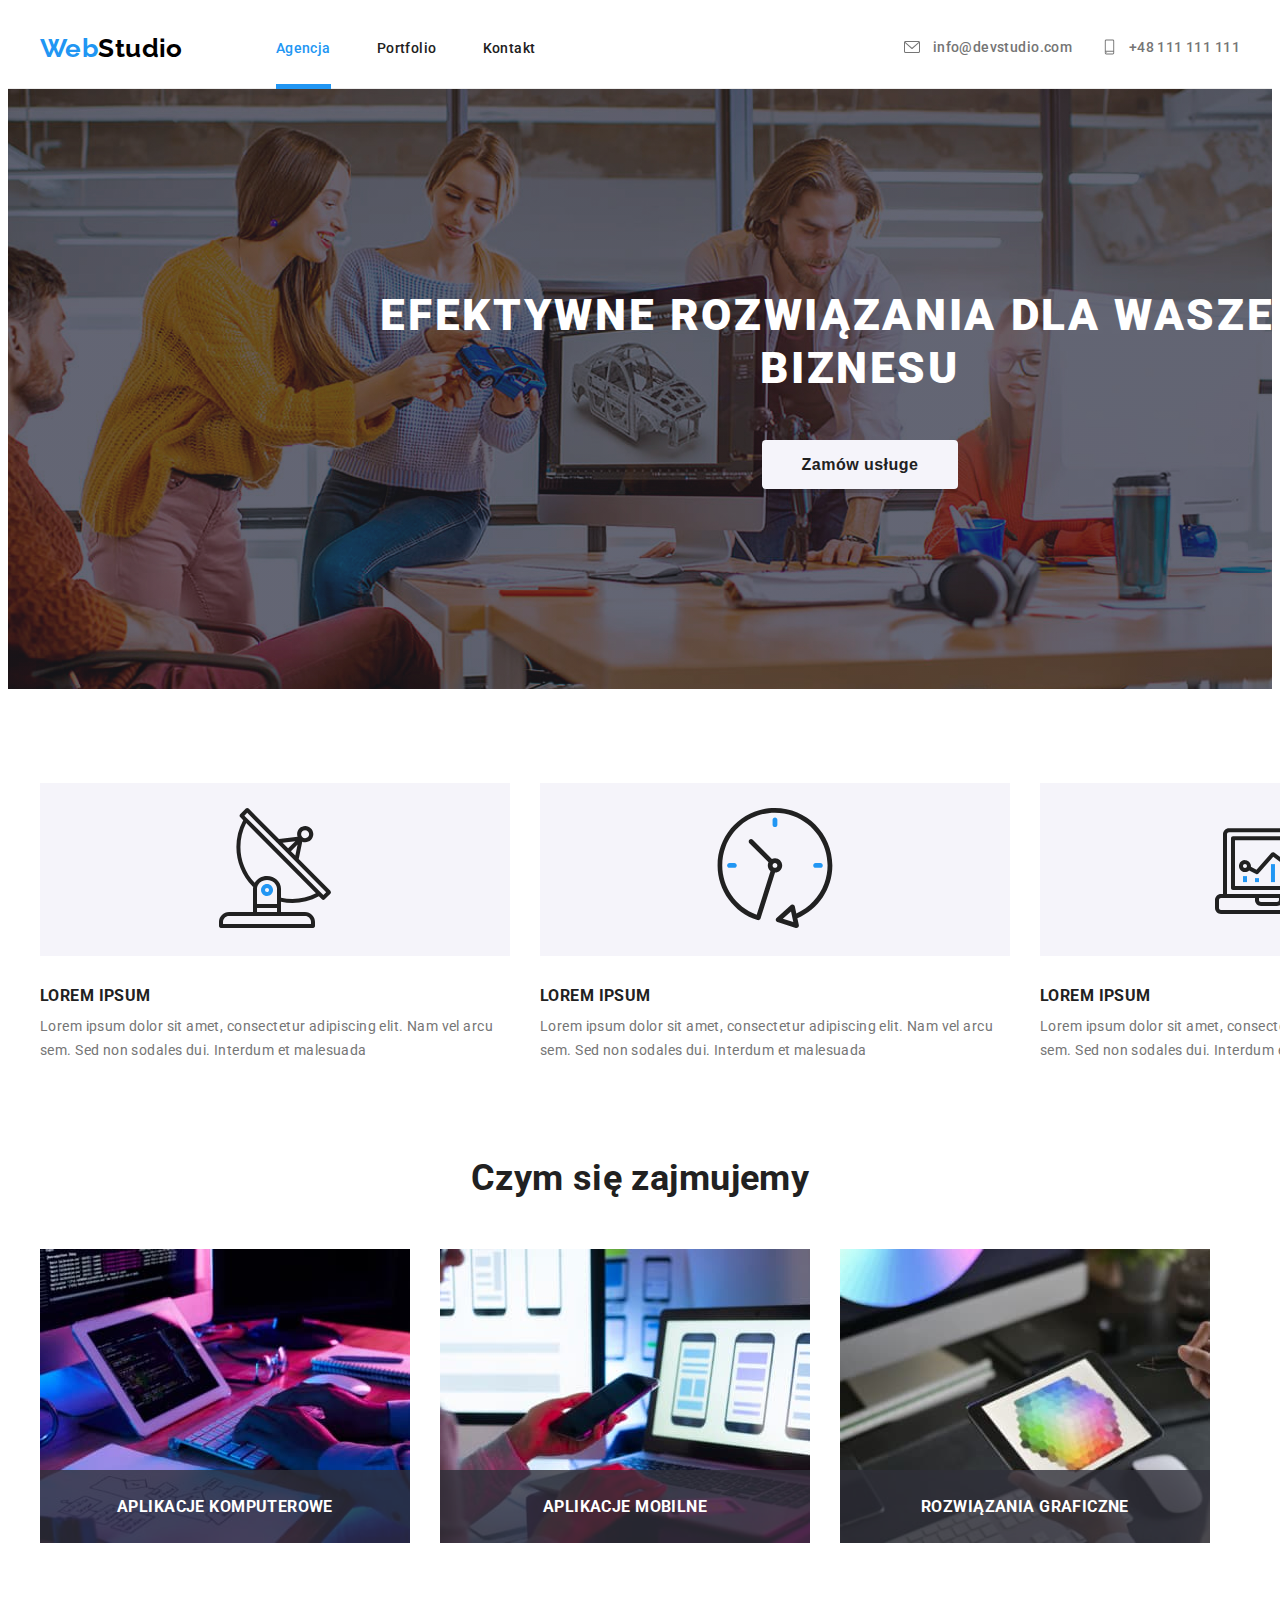
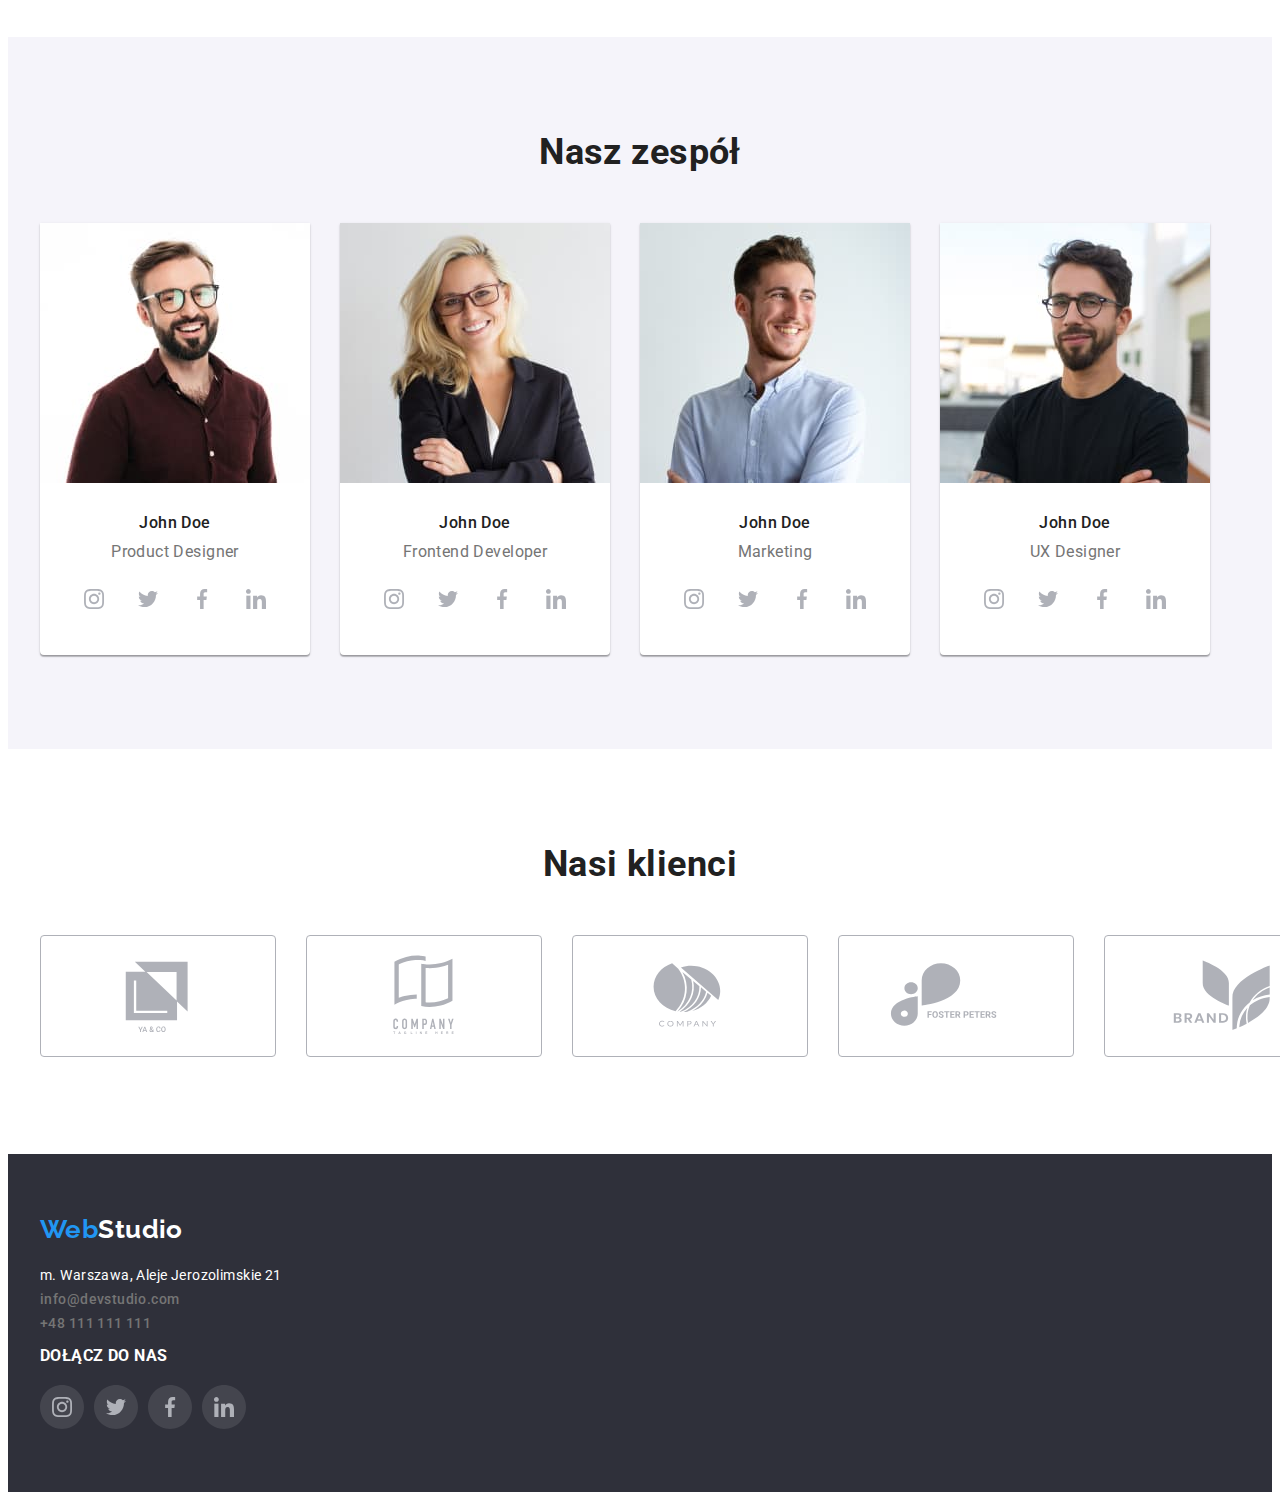
<file: index.html>
<!DOCTYPE html>
<html lang="pl">
  <head>
    <meta charset="UTF-8" />
    <meta http-equiv="X-UA-Compatible" content="ie=edge" />
    <meta name="viewport" content="width=device-width, initial-scale=1.0" />
    <title>WebStudio</title>
    <link rel="preconnect" href="https://fonts.googleapis.com" />
    <link rel="preconnect" href="https://fonts.gstatic.com" crossorigin />
    <link
      href="https://fonts.googleapis.com/css2?family=Raleway:wght@700&family=Roboto:wght@400;500;700;900&display=swap"
      rel="stylesheet"
    />
    <link
      rel="stylesheet"
      href="https://cdnjs.cloudflare.com/ajax/libs/modern-normalize/1.1.0/modern-normalize.min.css"
      integrity="sha512-wpPYUAdjBVSE4KJnH1VR1HeZfpl1ub8YT/NKx4PuQ5NmX2tKuGu6U/JRp5y+Y8XG2tV+wKQpNHVUX03MfMFn9Q=="
      crossorigin="anonymous"
      referrerpolicy="no-referrer"
    />
    <link rel="stylesheet" href="./css/styles.css" />
  </head>
  <body>
    <header class="header">
      <div class="container">
        <a href="index.html" class="logo link">
          <span class="logo-blue">Web</span>Studio
        </a>
        <nav>
          <ul class="menu list-container">
            <li class="menu-item list-item active">
              <a href="index.html" class="link">Agencja</a>
            </li>
            <li class="menu-item list-item">
              <a href="portfolio.html" class="link">Portfolio</a>
            </li>
            <li class="menu-item list-item">
              <a href="#" class="link">Kontakt</a>
            </li>
          </ul>
        </nav>
        <ul class="links list-container">
          <li class="list-item">
            <a href="mailto:info@devstudio.com" class="link">
              <svg class="header-link-icon" width="18" height="16">
                <use href="images/icons.svg#icon-envelope"></use>
              </svg>
              info@devstudio.com
            </a>
          </li>
          <li class="list-item">
            <a href="tel:+48111111111" class="link">
              <svg class="header-link-icon" width="15" height="18">
                <use href="images/icons.svg#icon-smartphone"></use>
              </svg>
              +48 111 111 111
            </a>
          </li>
        </ul>
      </div>
    </header>
    <main>
      <!-- Hero section -->
      <section id="hero" class="section hero-section">
        <div class="container">
          <h1 class="hero-header">EFEKTYWNE ROZWIĄZANIA DLA WASZEGO BIZNESU</h1>
          <button type="button" class="hero-button button" data-modal-open>
            Zamów usługe
          </button>
        </div>
      </section>

      <div class="backdrop is-hidden" data-modal>
        <form class="modal">
          <button type="button" data-modal-close>&#10006;</button>
        </form>
      </div>

      <!-- Our Advantages section -->
      <section id="our-advantages" class="section our-advantages-section">
        <div class="container">
          <ul class="advantages list-container">
            <li class="advantage list-item">
              <figure class="advantage-card">
                <svg class="advantage-picture" width="270" height="120">
                  <use href="./images/icons.svg#icon-antenna1"></use>
                </svg>
                <figcaption class="advantage-description">
                  <h3 class="advantage-title">LOREM IPSUM</h3>
                  <p class="advantage-content">
                    Lorem ipsum dolor sit amet, consectetur adipiscing elit. Nam
                    vel arcu sem. Sed non sodales dui. Interdum et malesuada
                  </p>
                </figcaption>
              </figure>
            </li>
            <li class="advantage list-item">
              <figure class="advantage-card">
                <svg class="advantage-picture" width="270" height="120">
                  <use href="./images/icons.svg#icon-clock1"></use>
                </svg>
                <figcaption class="advantage-description">
                  <h3 class="advantage-title">LOREM IPSUM</h3>
                  <p class="advantage-content">
                    Lorem ipsum dolor sit amet, consectetur adipiscing elit. Nam
                    vel arcu sem. Sed non sodales dui. Interdum et malesuada
                  </p>
                </figcaption>
              </figure>
            </li>
            <li class="advantage list-item">
              <figure class="advantage-card">
                <svg class="advantage-picture" width="270" height="120">
                  <use href="./images/icons.svg#icon-diagram1"></use>
                </svg>
                <figcaption class="advantage-description">
                  <h3 class="advantage-title">LOREM IPSUM</h3>
                  <p class="advantage-content">
                    Lorem ipsum dolor sit amet, consectetur adipiscing elit. Nam
                    vel arcu sem. Sed non sodales dui. Interdum et malesuada
                  </p>
                </figcaption>
              </figure>
            </li>
            <li class="advantage list-item">
              <figure class="advantage-card">
                <svg class="advantage-picture" width="270" height="120">
                  <use href="./images/icons.svg#icon-astronaut1"></use>
                </svg>
                <figcaption class="advantage-description">
                  <h3 class="advantage-title">LOREM IPSUM</h3>
                  <p class="advantage-content">
                    Lorem ipsum dolor sit amet, consectetur adipiscing elit. Nam
                    vel arcu sem. Sed non sodales dui. Interdum et malesuada
                  </p>
                </figcaption>
              </figure>
            </li>
          </ul>
        </div>
      </section>
      <!-- end of Our Advantages section -->

      <!-- About section -->
      <section id="about" class="section about-section">
        <div class="container">
          <h2 class="section-header">Czym się zajmujemy</h2>
          <ul class="gallery list-container">
            <li class="gallery-image list-item">
              <img
                src="./images/about/box1.jpg"
                alt="Implementowanie algorytmu narysowanego na kartce"
                width="370"
                height="294"
              />
              <h3 class="gallery-image-title">APLIKACJE KOMPUTEROWE</h3>
            </li>
            <li class="gallery-image list-item">
              <img
                src="./images/about/box2.jpg"
                alt="Przeglądanie układów interfejsu aplikacji mobilnej na laptopie"
                width="370"
                height="294"
              />
              <h3 class="gallery-image-title">APLIKACJE MOBILNE</h3>
            </li>
            <li class="gallery-image list-item">
              <img
                src="./images/about/box3.jpg"
                alt="Oglądanie palety barw na tablecie"
                width="370"
                height="294"
              />
              <h3 class="gallery-image-title">ROZWIĄZANIA GRAFICZNE</h3>
            </li>
          </ul>
        </div>
      </section>
      <!-- end of About section -->

      <!-- Our Team section -->
      <section id="our-team" class="section our-team-section">
        <div class="container">
          <h2 class="section-header">Nasz zespół</h2>
          <ul class="cards list-container">
            <li class="card list-item">
              <figure class="card-content">
                <img
                  src="./images/team/card1.jpg"
                  alt="John Doe photo"
                  width="270"
                  height="260"
                />
                <figcaption class="card-caption">
                  <p class="card-title">John Doe</p>
                  <p class="card-description">Product Designer</p>
                  <ul class="social-media-icons list-container">
                    <li class="list-item">
                      <a href="#" class="link">
                        <svg class="social-media-icon" width="44" height="44">
                          <use href="./images/icons.svg#icon-instagram2"></use>
                        </svg>
                      </a>
                    </li>
                    <li class="list-item">
                      <a href="#" class="link">
                        <svg class="social-media-icon" width="44" height="44">
                          <use href="./images/icons.svg#icon-twitter2"></use>
                        </svg>
                      </a>
                    </li>
                    <li class="list-item">
                      <a href="#" class="link">
                        <svg class="social-media-icon" width="44" height="44">
                          <use href="./images/icons.svg#icon-facebook2"></use>
                        </svg>
                      </a>
                    </li>
                    <li class="list-item">
                      <a href="#" class="link">
                        <svg class="social-media-icon" width="44" height="44">
                          <use href="./images/icons.svg#icon-linked-in2"></use>
                        </svg>
                      </a>
                    </li>
                  </ul>
                </figcaption>
              </figure>
            </li>
            <li class="card list-item">
              <figure class="card-content">
                <img
                  src="./images/team/card2.jpg"
                  alt="John Doe photo"
                  width="270"
                  height="260"
                />
                <figcaption class="card-caption">
                  <p class="card-title">John Doe</p>
                  <p class="card-description">Frontend Developer</p>
                  <ul class="social-media-icons list-container">
                    <li class="list-item">
                      <a href="#" class="link">
                        <svg class="social-media-icon" width="44" height="44">
                          <use href="./images/icons.svg#icon-instagram2"></use>
                        </svg>
                      </a>
                    </li>
                    <li class="list-item">
                      <a href="#" class="link">
                        <svg class="social-media-icon" width="44" height="44">
                          <use href="./images/icons.svg#icon-twitter2"></use>
                        </svg>
                      </a>
                    </li>
                    <li class="list-item">
                      <a href="#" class="link">
                        <svg class="social-media-icon" width="44" height="44">
                          <use href="./images/icons.svg#icon-facebook2"></use>
                        </svg>
                      </a>
                    </li>
                    <li class="list-item">
                      <a href="#" class="link">
                        <svg class="social-media-icon" width="44" height="44">
                          <use href="./images/icons.svg#icon-linked-in2"></use>
                        </svg>
                      </a>
                    </li>
                  </ul>
                </figcaption>
              </figure>
            </li>
            <li class="card list-item">
              <figure class="card-content">
                <img
                  src="./images/team/card3.jpg"
                  alt="John Doe photo"
                  width="270"
                  height="260"
                />
                <figcaption class="card-caption">
                  <p class="card-title">John Doe</p>
                  <p class="card-description">Marketing</p>
                  <ul class="social-media-icons list-container">
                    <li class="list-item">
                      <a href="#" class="link">
                        <svg class="social-media-icon" width="44" height="44">
                          <use href="./images/icons.svg#icon-instagram2"></use>
                        </svg>
                      </a>
                    </li>
                    <li class="list-item">
                      <a href="#" class="link">
                        <svg class="social-media-icon" width="44" height="44">
                          <use href="./images/icons.svg#icon-twitter2"></use>
                        </svg>
                      </a>
                    </li>
                    <li class="list-item">
                      <a href="#" class="link">
                        <svg class="social-media-icon" width="44" height="44">
                          <use href="./images/icons.svg#icon-facebook2"></use>
                        </svg>
                      </a>
                    </li>
                    <li class="list-item">
                      <a href="#" class="link">
                        <svg class="social-media-icon" width="44" height="44">
                          <use href="./images/icons.svg#icon-linked-in2"></use>
                        </svg>
                      </a>
                    </li>
                  </ul>
                </figcaption>
              </figure>
            </li>
            <li class="card list-item">
              <figure class="card-content">
                <img
                  src="./images/team/card4.jpg"
                  alt="John Doe photo"
                  width="270"
                  height="260"
                />
                <figcaption class="card-caption">
                  <p class="card-title">John Doe</p>
                  <p class="card-description">UX Designer</p>
                  <ul class="social-media-icons list-container">
                    <li class="list-item">
                      <a href="#" class="link">
                        <svg class="social-media-icon" width="44" height="44">
                          <use href="./images/icons.svg#icon-instagram2"></use>
                        </svg>
                      </a>
                    </li>
                    <li class="list-item">
                      <a href="#" class="link">
                        <svg class="social-media-icon" width="44" height="44">
                          <use href="./images/icons.svg#icon-twitter2"></use>
                        </svg>
                      </a>
                    </li>
                    <li class="list-item">
                      <a href="#" class="link">
                        <svg class="social-media-icon" width="44" height="44">
                          <use href="./images/icons.svg#icon-facebook2"></use>
                        </svg>
                      </a>
                    </li>
                    <li class="list-item">
                      <a href="#" class="link">
                        <svg class="social-media-icon" width="44" height="44">
                          <use href="./images/icons.svg#icon-linked-in2"></use>
                        </svg>
                      </a>
                    </li>
                  </ul>
                </figcaption>
              </figure>
            </li>
          </ul>
        </div>
      </section>
      <!-- end of Our Team section -->

      <!-- Our Clients section -->
      <section id="our-clients" class="section our-clients-section">
        <div class="container">
          <h2 class="section-header">Nasi klienci</h2>
          <ul class="client-logos list-container">
            <li class="list-item">
              <a href="#" class="link">
                <svg class="client-logo" width="170" height="92">
                  <use href="./images/icons.svg#logo-ya-co"></use>
                </svg>
              </a>
            </li>
            <li class="list-item">
              <a href="#" class="link">
                <svg class="client-logo" width="170" height="92">
                  <use href="./images/icons.svg#logo-company1"></use>
                </svg>
              </a>
            </li>
            <li class="list-item">
              <a href="#" class="link">
                <svg class="client-logo" width="170" height="92">
                  <use href="./images/icons.svg#logo-company2"></use>
                </svg>
              </a>
            </li>
            <li class="list-item">
              <a href="#" class="link">
                <svg class="client-logo" width="170" height="92">
                  <use href="./images/icons.svg#logo-foster-peters"></use>
                </svg>
              </a>
            </li>
            <li class="list-item">
              <a href="#" class="link">
                <svg class="client-logo" width="170" height="92">
                  <use href="./images/icons.svg#logo-brand"></use>
                </svg>
              </a>
            </li>
            <li class="list-item">
              <a href="#" class="link">
                <svg class="client-logo" width="170" height="92">
                  <use href="./images/icons.svg#logo-company3"></use>
                </svg>
              </a>
            </li>
          </ul>
        </div>
      </section>
    </main>
    <footer class="footer">
      <div class="container">
        <a href="index.html" class="logo link">
          <span class="logo-blue">Web</span>Studio
        </a>
        <address class="address">
          m. Warszawa, Aleje Jerozolimskie 21
          <br />
          <a href="mailto:info@devstudio.com" class="link"
            >info@devstudio.com</a
          >
          <br />
          <a href="tel:+48111111111" class="link">+48 111 111 111</a>
        </address>
        <h3 class="social-media-icons-header">DOŁĄCZ DO NAS</h3>
        <ul class="social-media-icons list-container">
          <li class="list-item">
            <a href="#" class="link">
              <svg class="social-media-icon" width="44" height="44">
                <use href="./images/icons.svg#icon-instagram2"></use>
              </svg>
            </a>
          </li>
          <li class="list-item">
            <a href="#" class="link">
              <svg class="social-media-icon" width="44" height="44">
                <use href="./images/icons.svg#icon-twitter2"></use>
              </svg>
            </a>
          </li>
          <li class="list-item">
            <a href="#" class="link">
              <svg class="social-media-icon" width="44" height="44">
                <use href="./images/icons.svg#icon-facebook2"></use>
              </svg>
            </a>
          </li>
          <li class="list-item">
            <a href="#" class="link">
              <svg class="social-media-icon" width="44" height="44">
                <use href="./images/icons.svg#icon-linked-in2"></use>
              </svg>
            </a>
          </li>
        </ul>
      </div>
    </footer>

    <script src="js/modal.js"></script>
  </body>
</html>
</file>
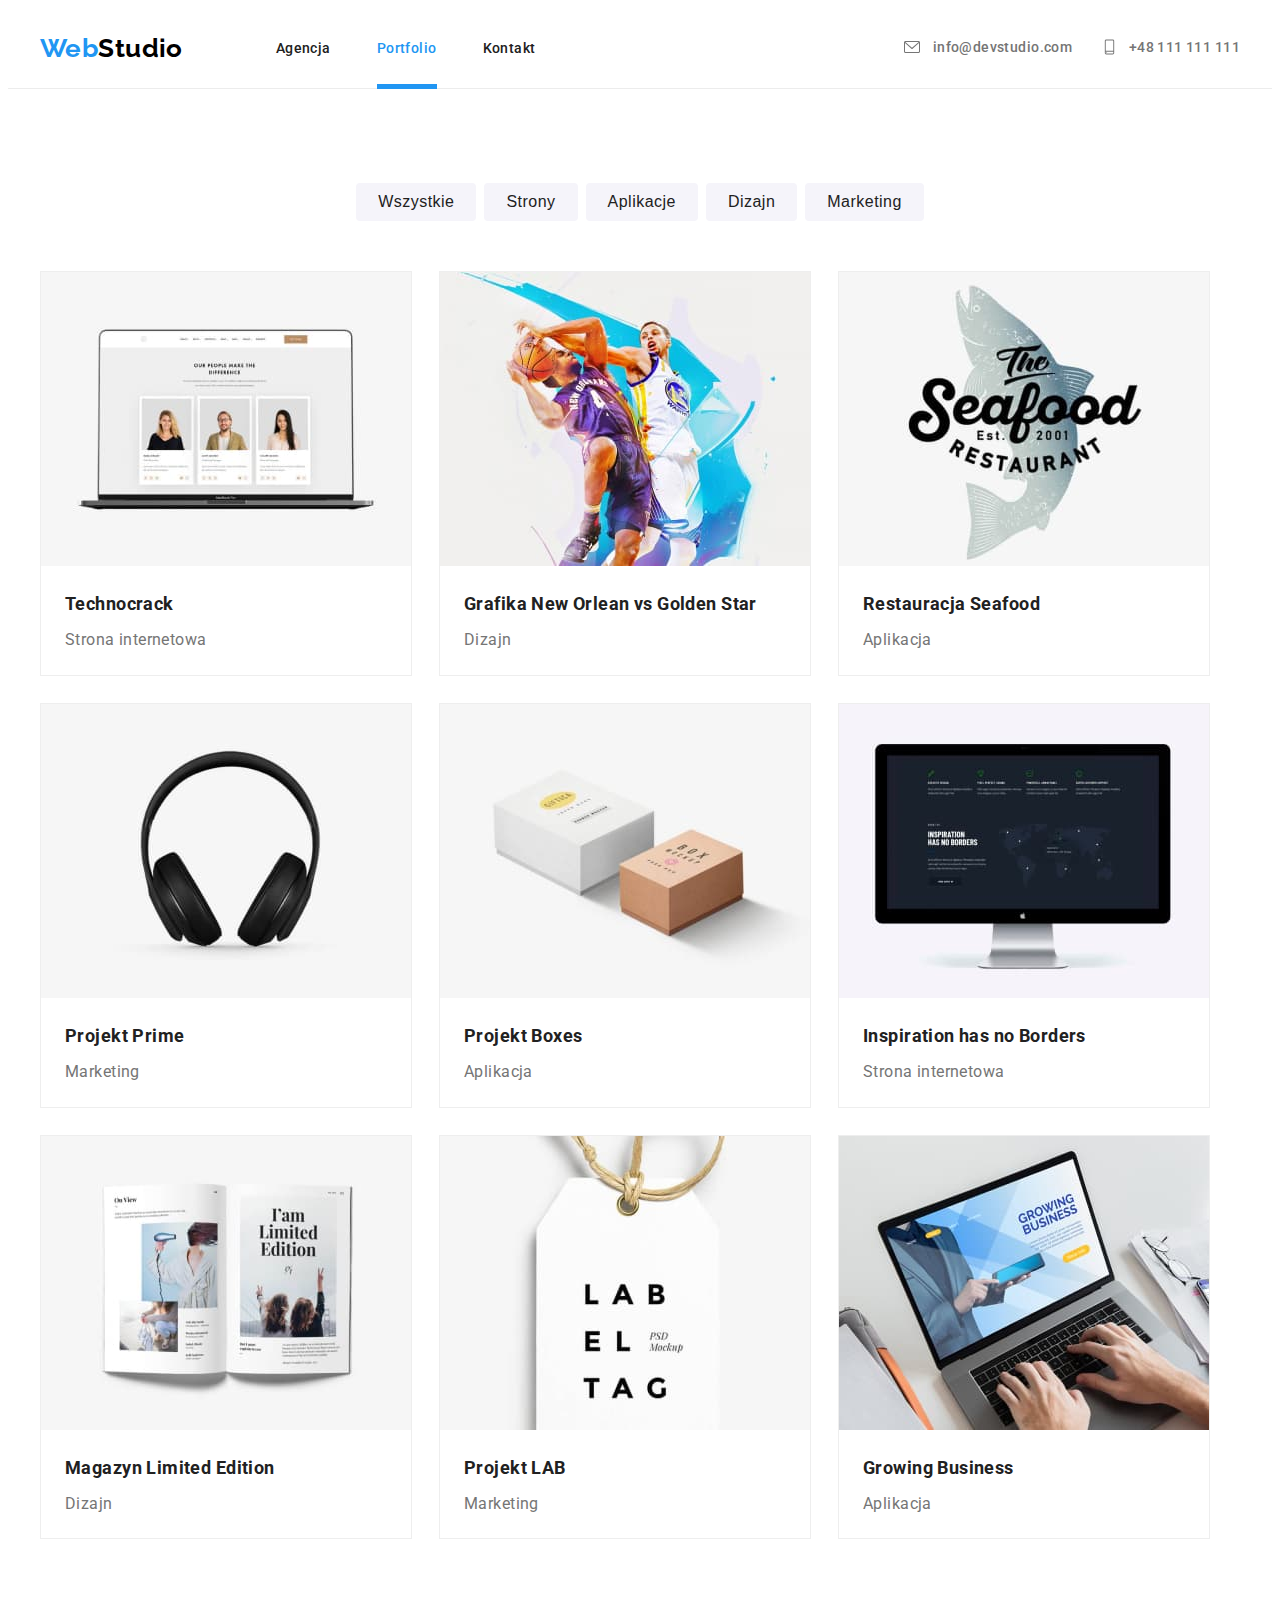
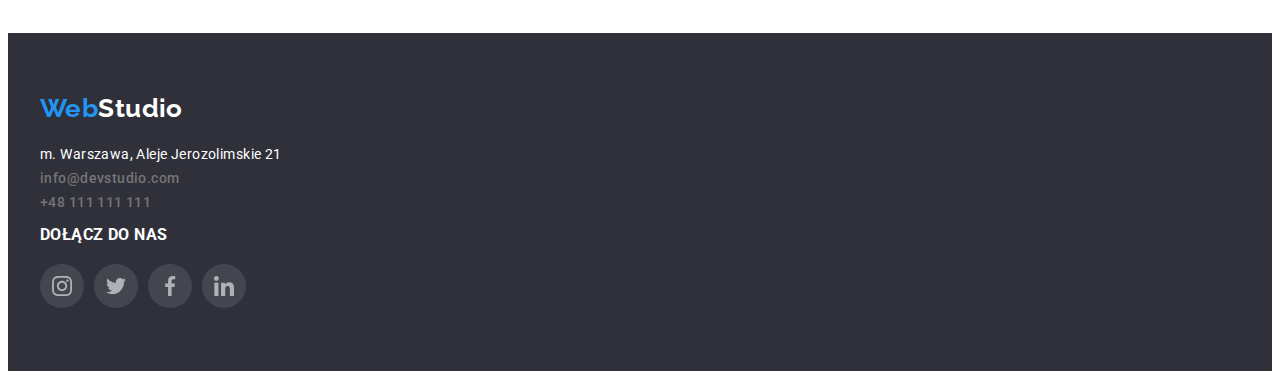
<file: portfolio.html>
<!DOCTYPE html>
<html lang="pl">
  <head>
    <meta charset="UTF-8" />
    <meta http-equiv="X-UA-Compatible" content="IE=edge" />
    <meta name="viewport" content="width=device-width, initial-scale=1.0" />
    <title>WebStudio - Portfolio</title>
    <link rel="preconnect" href="https://fonts.googleapis.com" />
    <link rel="preconnect" href="https://fonts.gstatic.com" crossorigin />
    <link
      href="https://fonts.googleapis.com/css2?family=Raleway:wght@700&family=Roboto:wght@400;500;700;900&display=swap"
      rel="stylesheet"
    />
    <link
      rel="stylesheet"
      href="https://cdnjs.cloudflare.com/ajax/libs/modern-normalize/1.1.0/modern-normalize.min.css"
      integrity="sha512-wpPYUAdjBVSE4KJnH1VR1HeZfpl1ub8YT/NKx4PuQ5NmX2tKuGu6U/JRp5y+Y8XG2tV+wKQpNHVUX03MfMFn9Q=="
      crossorigin="anonymous"
      referrerpolicy="no-referrer"
    />
    <link rel="stylesheet" href="./css/styles.css" />
  </head>
  <body>
    <header class="header">
      <div class="container">
        <a href="index.html" class="logo link">
          <span class="logo-blue">Web</span>Studio
        </a>
        <nav>
          <ul class="menu list-container">
            <li class="menu-item list-item">
              <a href="index.html" class="link">Agencja</a>
            </li>
            <li class="menu-item list-item active">
              <a href="portfolio.html" class="link">Portfolio</a>
            </li>
            <li class="menu-item list-item">
              <a href="#" class="link">Kontakt</a>
            </li>
          </ul>
        </nav>
        <ul class="links list-container">
          <li class="list-item">
            <a href="mailto:info@devstudio.com" class="link">
              <svg class="header-link-icon" width="18" height="16">
                <use href="./images/icons.svg#icon-envelope"></use>
              </svg>
              info@devstudio.com
            </a>
          </li>
          <li class="list-item">
            <a href="tel:+48111111111" class="link">
              <svg class="header-link-icon" width="15" height="18">
                <use href="./images/icons.svg#icon-smartphone"></use>
              </svg>
              +48 111 111 111
            </a>
          </li>
        </ul>
      </div>
    </header>
      <!-- Portfolio section -->
      <section id="portfolio" class="section portfolio-section">
        <div class="container">
          <ul class="filters list-container">
            <li class="filter list-item">
              <button type="button" class="button">Wszystkie</button>
            </li>
            <li class="filter list-item">
              <button type="button" class="button">Strony</button>
            </li>
            <li class="filter list-item">
              <button type="button" class="button">Aplikacje</button>
            </li>
            <li class="filter list-item">
              <button type="button" class="button">Dizajn</button>
            </li>
            <li class="filter list-item">
              <button type="button" class="button">Marketing</button>
            </li>
          </ul>
          <ul class="projects list-container">
            <li class="list-item">
              <a href="#" class="link">
                <figure class="card">
                  <div class="card-image">
                    <img
                      src="./images/portfolio/technocrack.jpg"
                      alt="Technocrack website presented on a laptop"
                      width="370"
                      height="294"
                    />
                    <p class="overlay-description">
                      Technocrack jest popularną platformą wykorzystywaną do rozpowszechniania koronawirusa. 
                      Firmy wykorzystują tę platformę do celów szpiegowskich i ataków na niezabezpieczone serwery konkurencji
                    </p>
                  </div>
                  <figcaption class="card-caption">
                    <p class="card-title">Technocrack</p>
                    <p class="card-description">Strona internetowa</p>
                  </figcaption>
                </figure>
              </a>
            </li>
            <li class="list-item">
              <a href="#" class="link">
                <figure class="card">
                  <div class="card-image">
                    <img
                      src="./images/portfolio/new_orlean_vs_golden_star.jpg"
                      alt="a player of Golden Star team tries to take the ball away from the rival"
                      width="370"
                      height="294"
                    />
                    <p class="overlay-description">
                      Technocrack jest popularną platformą wykorzystywaną do rozpowszechniania koronawirusa. 
                      Firmy wykorzystują tę platformę do celów szpiegowskich i ataków na niezabezpieczone serwery konkurencji
                    </p>
                  </div>
                  <figcaption class="card-caption">
                    <p class="card-title">Grafika New Orlean vs Golden Star</p>
                    <p class="card-description">Dizajn</p>
                  </figcaption>
                </figure>
              </a>
            </li>
            <li class="list-item">
              <a href="#" class="link">
                <figure class="card">
                  <div class="card-image">
                    <img
                      src="./images/portfolio/seafood.jpg"
                      alt="Seafood restaurant logo on fish background"
                      width="370"
                      height="294"
                    />
                    <p class="overlay-description">
                      Technocrack jest popularną platformą wykorzystywaną do rozpowszechniania koronawirusa. 
                      Firmy wykorzystują tę platformę do celów szpiegowskich i ataków na niezabezpieczone serwery konkurencji
                    </p>
                  </div>
                  <figcaption class="card-caption">
                    <p class="card-title">Restauracja Seafood</p>
                    <p class="card-description">Aplikacja</p>
                  </figcaption>
                </figure>
              </a>
            </li>
            <li class="list-item">
              <a href="#" class="link">
                <figure class="card">
                  <div class="card-image">
                    <img
                      src="./images/portfolio/prime.jpg"
                      alt="black over-ear headphones"
                      width="370"
                      height="294"
                    />
                    <p class="overlay-description">
                      Technocrack jest popularną platformą wykorzystywaną do rozpowszechniania koronawirusa. 
                      Firmy wykorzystują tę platformę do celów szpiegowskich i ataków na niezabezpieczone serwery konkurencji
                    </p>
                  </div>
                  <figcaption class="card-caption">
                    <p class="card-title">Projekt Prime</p>
                    <p class="card-description">Marketing</p>
                  </figcaption>
                </figure>
              </a>
            </li>
            <li class="list-item">
              <a href="#" class="link">
                <figure class="card">
                  <div class="card-image">
                    <img
                      src="./images/portfolio/boxes.jpg"
                      alt="two elegant gift boxes"
                      width="370"
                      height="294"
                    />
                    <p class="overlay-description">
                      Technocrack jest popularną platformą wykorzystywaną do rozpowszechniania koronawirusa. 
                      Firmy wykorzystują tę platformę do celów szpiegowskich i ataków na niezabezpieczone serwery konkurencji
                    </p>
                  </div>
                  <figcaption class="card-caption">
                    <p class="card-title">Projekt Boxes</p>
                    <p class="card-description">Aplikacja</p>
                  </figcaption>
                </figure>
              </a>
            </li>
            <li class="list-item">
              <a href="#" class="link">
                <figure class="card">
                  <div class="card-image">
                    <img
                      src="./images/portfolio/inspiration_has_no_borders.jpg"
                      alt="the About Us subpage of a website displayed on a Mac"
                      width="370"
                      height="294"
                    />
                    <p class="overlay-description">
                      Technocrack jest popularną platformą wykorzystywaną do rozpowszechniania koronawirusa. 
                      Firmy wykorzystują tę platformę do celów szpiegowskich i ataków na niezabezpieczone serwery konkurencji
                    </p>
                  </div>
                  <figcaption class="card-caption">
                    <p class="card-title">Inspiration has no Borders</p>
                    <p class="card-description">Strona internetowa</p>
                  </figcaption>
                </figure>
              </a>
            </li>
            <li class="list-item">
              <a href="#" class="link">
                <figure class="card">
                  <div class="card-image">
                    <img
                      src="./images/portfolio/limited_edition.jpg"
                      alt="Limited Edition magazine opened on pages 22 and 23"
                      width="370"
                      height="294"
                    />
                    <p class="overlay-description">
                      Technocrack jest popularną platformą wykorzystywaną do rozpowszechniania koronawirusa. 
                      Firmy wykorzystują tę platformę do celów szpiegowskich i ataków na niezabezpieczone serwery konkurencji
                    </p>
                  </div>
                  <figcaption class="card-caption">
                    <p class="card-title">Magazyn Limited Edition</p>
                    <p class="card-description">Dizajn</p>
                  </figcaption>
                </figure>
              </a>
            </li>
            <li class="list-item">
              <a href="#" class="link">
                <figure class="card">
                  <div class="card-image">
                    <img
                      src="./images/portfolio/LAB.jpg"
                      alt="white pendant with print"
                      width="370"
                      height="294"
                    />
                    <p class="overlay-description">
                      Technocrack jest popularną platformą wykorzystywaną do rozpowszechniania koronawirusa. 
                      Firmy wykorzystują tę platformę do celów szpiegowskich i ataków na niezabezpieczone serwery konkurencji
                    </p>
                  </div>
                  <figcaption class="card-caption">
                    <p class="card-title">Projekt LAB</p>
                    <p class="card-description">Marketing</p>
                  </figcaption>
                </figure>
              </a>
            </li>
            <li class="list-item">
              <a href="#" class="link">
                <figure class="card">
                  <div class="card-image">
                    <img
                      src="./images/portfolio/growing_business.jpg"
                      alt="Browsing a Growing Business website on a laptop"
                      width="370"
                      height="294"
                    />
                    <p class="overlay-description">
                      Technocrack jest popularną platformą wykorzystywaną do rozpowszechniania koronawirusa. 
                      Firmy wykorzystują tę platformę do celów szpiegowskich i ataków na niezabezpieczone serwery konkurencji
                    </p>
                  </div>
                  <figcaption class="card-caption">
                    <p class="card-title">Growing Business</p>
                    <p class="card-description">Aplikacja</p>
                  </figcaption>
                </figure>
              </a>
            </li>
          </ul>
        </div>
      </section>
      <!-- end of Portfolio section -->
    </main>
    <footer class="footer">
      <div class="container">
        <a href="index.html" class="logo link">
          <span class="logo-blue">Web</span>Studio
        </a>
        <address class="address">
          m. Warszawa, Aleje Jerozolimskie 21
          <br />
          <a href="mailto:info@devstudio.com" class="link"
            >info@devstudio.com</a
          >
          <br />
          <a href="tel:+48111111111" class="link">+48 111 111 111</a>
        </address>
        <h3 class="social-media-icons-header">DOŁĄCZ DO NAS</h3>
        <ul class="social-media-icons list-container">
          <li class="list-item">
            <a href="#" class="link">
              <svg class="social-media-icon" width="44" height="44">
                <use href="./images/icons.svg#icon-instagram2"></use>
              </svg>
            </a>
          </li>
          <li class="list-item">
            <a href="#" class="link">
              <svg class="social-media-icon" width="44" height="44">
                <use href="./images/icons.svg#icon-twitter2"></use>
              </svg>
            </a>
          </li>
          <li class="list-item">
            <a href="#" class="link">
              <svg class="social-media-icon" width="44" height="44">
                <use href="./images/icons.svg#icon-facebook2"></use>
              </svg>
            </a>
          </li>
          <li class="list-item">
            <a href="#" class="link">
              <svg class="social-media-icon" width="44" height="44">
                <use href="./images/icons.svg#icon-linked-in2"></use>
              </svg>
            </a>
          </li>
        </ul>
      </div>
    </footer>
  </body>
</html>
</file>
<file: css/styles.css>
:root {
  --color-blue: rgb(33, 150, 243);
  --color-black: rgb(0, 0, 0);
  --color-dark-gray1: rgb(33, 33, 33);
  --color-gray1: rgb(117, 117, 117);
  --color-white1: rgb(255, 255, 255);
  --color-dark-blue: rgb(47, 48, 58);
  --color-white2: rgb(245, 244, 250);
  --color-gray2: rgb(175, 177, 184);
  --bg-overlay: rgba(47, 48, 58, 0.4);
  --bg-overlay2: rgba(255, 255, 255, 0.1);
  --bg-overlay3: rgba(47, 48, 58, 0.8);
  --bg-overlay4: rgba(33, 150, 243, 0.9);
  --bg-overlay5: rgba(0, 0, 0, 0.2);
  --bg-overlay6: rgba(0, 0, 0, 0.1);
  --border-color1: rgb(236, 236, 236);
  --border-color2: rgb(238, 238, 238);
  --shadow-color1: rgba(0, 0, 0, 0.15);

  --shadow1: 
    0px 1px 3px rgba(0, 0, 0, 0.12), 
    0px 1px 1px rgba(0, 0, 0, 0.14), 
    0px 2px 1px rgba(0, 0, 0, 0.2);

  --animation-time: 250ms;
  --animation-timing: cubic-bezier(0.4, 0, 0.2, 1);
}

*:focus {
  outline: none;
}

body {
  color: var(--color-dark-gray1);
  font-size: 14px;
  font-family: Roboto, sans-serif;
  letter-spacing: 0.03em;
}

ul,
h1,
h2,
h3,
h4,
h5,
h6,
p,
figure {
  margin: 0;
  padding: 0;
}

img {
  display: block;
}

button:hover {
  cursor: pointer;
}

.list-item {
  list-style-type: none;
}

.link {
  text-decoration: none;
  color: var(--color-gray1);
  font-weight: 500;

  transition: color var(--animation-time) var(--animation-timing);
}

.button {
  color: var(--color-dark-gray1);
  background-color: var(--color-white2);

  border: none;
  border-radius: 4px;
  letter-spacing: 0.03em;

  transition-property: background-color, color, box-shadow;
  transition-duration: var(--animation-time);
  transition-timing-function: var(--animation-timing);
}

.button:hover,
.button:focus {
  background-color: var(--color-blue);
  color: var(--color-white1);
  box-shadow: 
    0px 3px 1px rgba(0, 0, 0, 0.1), 
    0px 1px 2px rgba(0, 0, 0, 0.08),
    0px 2px 2px rgba(0, 0, 0, 0.12);
}

.container {
  width: 1200px;
  margin: 0px auto;
  padding: 0 15px;
}

.header .container,
.header .menu .menu-item,
.list-container,
.footer .container {
  display: flex;
  align-items: center;
}

.header {
  border-bottom: 1px solid var(--border-color1);
}

.header .container {
  height: 80px;
}

.header .container nav,
.header nav .menu,
.header nav .menu .menu-item {
  height: 100%;
}

.header nav .menu {
  margin-left: 93px;
  column-gap: 46px;
}

.header .menu .menu-item {
  position: relative;
}

.menu-item.active .link::after  {
  content: "";

  display: block;
  position: absolute;
  bottom: -1px;
  width: 100%;
  height: 5px;
  background-color: var(--color-blue);
}

.header .menu-item .link {
  color: var(--color-dark-gray1);
}

.header .menu-item .link:hover,
.header .menu-item .link:focus,
.header .menu-item.active .link,
.link:hover,
.link:focus,
.link.active {
  color: var(--color-blue);
}

.logo {
  font-family: Raleway, sans-serif;
  font-size: 26px;
  font-weight: bold;
  color: var(--color-black);
}

.header .logo {
  color: var(--color-black);
}

.header-link-icon {
  --path1-color: currentColor;

  margin: 0 8px 3px 0;
  vertical-align: middle;
}

.header .links {
  margin-left: auto;
  column-gap: 30px;
}

.section {
  padding: 94px 0;
  text-align: center;
}

.section .list-container {
  gap: 30px;
}

.hero-section .container {
  padding: 106px 252px;
}

.hero-header {
  font-weight: 900;
  font-size: 44px;
  line-height: 1.2;
  padding: 0 25px 15px;
  letter-spacing: 0.06em;
  text-transform: uppercase;
}

.hero-section,
.footer {
  background-color: var(--color-dark-blue);
  color: var(--color-white1);
}

.hero-section {
  background-image: linear-gradient(var(--bg-overlay), var(--bg-overlay)),
    url(../images/backgrounds/hero.jpg);
  background-position: 50%;
  background-repeat: no-repeat;
  background-size: 1600px 600px;
}

.hero-button {
  font-weight: 700;
  font-size: 16px;
  line-height: 1.6;
  margin-top: 30px;
  padding: 12px 40px;
  box-shadow: 0px 4px var(--shadow-color1);
}

.backdrop {
  position: fixed;
  top: 0;
  left: 0;
  width: 100%;
  height: 100%;
  z-index: 90;
  background-color: var(--bg-overlay5);
  visibility: visible;
  opacity: 1;
  transition-property: opacity, visibility; 
  transition: calc(var(--animation-time) * 2) var(--animation-timing);
}

.backdrop.is-hidden {
  visibility: hidden;
  opacity: 0;
  pointer-events: none;
}

.backdrop .modal {
  width: 528px;
  height: 581px;
  background-color: var(--color-white1);
  border: 1px solid var(--bg-overlay6);
  border-radius: 4px;
  position: absolute;
  top: 90px;
  left: 50%;
  transform: translateX(-50%);
  text-align: right;
  box-shadow: var(--shadow1);
}

.backdrop .modal [data-modal-close] {
  margin: 8px;
  border: 1px solid var(--bg-overlay6);
  border-radius: 50%;
  background-color: var(--color-white1);
  line-height: 1.5;
}

.advantage {
  text-align: left;
}

.advantage-card {
  background-color: var(--color-white2);
}

.advantage-picture {
  padding: 25px 100px;
}

.advantage-description {
  background-color: var(--color-white1);
  padding-top: 30px;
}

.advantage-title {
  text-transform: uppercase;
}

.advantage-content {
  color: var(--color-gray1);
  line-height: 1.71;
  margin-top: 10px;
}

.section-header {
  color: var(--color-dark-gray1);
  font-size: 36px;
  margin-bottom: 50px;
}

.about-section {
  padding-top: 0;
}

.about-section .gallery-image {
  position: relative;
}

.about-section .gallery-image-title {
  position: absolute;
  bottom: 0;
  width: 100%;
  padding: 27px 0;
  background-color: var(--bg-overlay3);
  color: var(--color-white1);
}

.our-team-section {
  background-color: var(--color-white2);
}

.section .card {
  background-color: var(--color-white1);
  justify-content: space-between;
}

.card {
  font-size: 16px;
  border-bottom-left-radius: 4px;
  border-bottom-right-radius: 4px;
  box-shadow: var(--shadow1);
}

.card .card-caption {
  padding: 30px 0;
}

.card-title {
  color: var(--color-dark-gray1);
  font-weight: 500;
}

.card-description {
  color: var(--color-gray1);
  margin-top: 10px;
}

.section .social-media-icons,
.footer .social-media-icons {
  margin-top: 16px;
  justify-content: center;
  gap: 10px;
}

.social-media-icons .list-item {
  margin: 0;
}

.social-media-icons .link {
  color: var(--color-white1);
}

.social-media-icons .link:hover,
.social-media-icons .link:focus {
  color: var(--color-blue);
}

.link:focus .social-media-icon,
.link:hover .social-media-icon {
  --path4-color: var(--color-white1);
  --path5-color: currentColor;
}

.client-logos .link {
  color: var(--color-gray2);
}

.client-logos .link:hover,
.client-logos .link:focus {
  color: var(--color-blue);
}

.client-logo {
  --path4-color: var(--color-gray2);

  border: 1px solid var(--color-gray2);
  border-radius: 4px;
  padding: 14px 32px;

  transition: border var(--animation-time) var(--animation-timing);
}

.client-logo:hover,
.client-logo:focus {
  border: 1px solid var(--color-blue);
}

.link:hover .client-logo,
.link:focus .client-logo {
  --path4-color: currentColor;
}

.portfolio-section .filters {
  justify-content: center;
  gap: 8px;
}

.filter .button {
  font-weight: 500;
  font-size: 16px;
  line-height: 1.62;
  padding: 6px 22px;
}

.portfolio-section .projects {
  flex-wrap: wrap;
  padding-top: 50px;
  gap: 27px;
}

.projects .list-item {
  text-align: left;
  border: 1px solid var(--border-color2);
  border-bottom-left-radius: 0;
  border-bottom-right-radius: 0;
}

.projects .card {
  box-shadow: none;
  transition: box-shadow var(--animation-time) var(--animation-timing);
}

.projects .card .card-image {
  position: relative;
  width: 370px;
  height: 294px;
  overflow: hidden;
}

.projects .card .card-image .overlay-description {
  position: absolute;
  top: 101%;
  left: 0;
  height: 100%;
  padding: 49px 45px 0 24px;
  background-color: var(--bg-overlay4);
  color: var(--color-white1);
  font-size: 18px;
  font-weight: 400;
  line-height: 1.56;
  transition: transform var(--animation-time) var(--animation-timing);
}

.projects .card .card-caption {
  padding: 20px 24px;
}

.projects .card .card-caption .card-title {
  font-weight: 700;
  font-size: 18px;
  line-height: 2;
}

.projects .card .card-caption .card-description {
  line-height: 1.8;
  margin-top: 4px;
  font-weight: 400;
}

.projects .card:hover,
.projects .link:focus .card {
  box-shadow: 
    0px 1px 1px rgba(0, 0, 0, 0.12), 
    0px 4px 4px rgba(0, 0, 0, 0.06),
    1px 4px 6px rgba(0, 0, 0, 0.16);
}

.projects .card:hover .overlay-description,
.projects .link:focus .overlay-description {
  transform: translateY(-101%);
}

.footer .container {
  padding-top: 60px;
  padding-bottom: 60px;
  flex-direction: column;
  align-items: start;
  align-content: flex-start;
  column-gap: 70px;
  flex-wrap: wrap;
  max-height: 252px;
}

.footer .logo {
  color: var(--color-white1);
}

.address {
  font-style: normal;
  line-height: 1.71;
  margin-top: 20px;
  font-weight: 400;
}

.address .link {
  padding-top: 9px;
}

.social-media-icons-header {
  margin-top: 10px;
}

.footer .social-media-icons {
  margin-top: 20px;
}

.footer .social-media-icons .link {
  color: var(--bg-overlay2);
}

.footer .social-media-icons .link:hover,
.footer .social-media-icons .link:focus {
  color: var(--color-blue);
}

.footer .social-media-icon {
  --bg-color3: var(--bg-color4);
  --path5-color: var(--bg-overlay2);
}

.logo .logo-blue {
  color: var(--color-blue);
}
</file>
